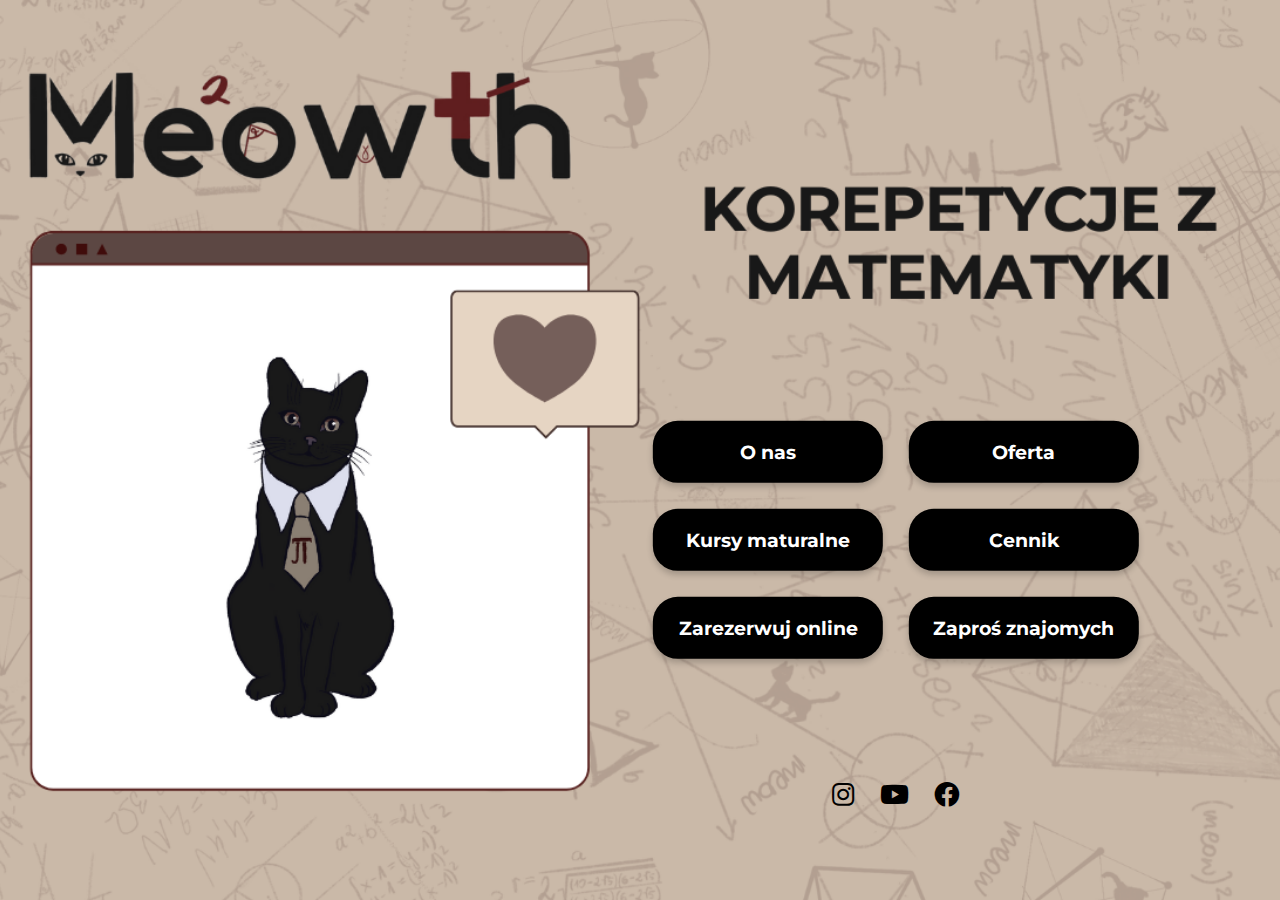
<file: index.html>
<!DOCTYPE html>
<html lang="pl">
<head>
    <meta charset="UTF-8">
    <meta name="viewport" content="width=device-width, initial-scale=1.0">
    <title>Meowth - Korepetycje z Matematyki</title>
    <link href="https://cdnjs.cloudflare.com/ajax/libs/font-awesome/5.15.4/css/all.min.css" rel="stylesheet">
    <link href="https://fonts.googleapis.com/css2?family=Montserrat:wght@400;700&display=swap" rel="stylesheet">
    <style>
        body, html {
            margin: 0;
            padding: 0;
            width: 100%;
            height: 100%;
            overflow: hidden;
            font-family: Arial, sans-serif;
        }
        body {
            background-image: url('strona.png');
            background-size: cover;
            background-position: center;
            background-repeat: no-repeat;
        }
        .buttons-container {
            display: grid;
            grid-template-columns: repeat(2, auto);
            gap: 2vw;
            position: absolute;
            top: 60%;
            left: 70%;
            transform: translate(-50%, -50%);
        }
        .button {
            display: flex;
            justify-content: center;
            align-items: center;
            width: 15vw;
            max-width: 250px;
            min-width: 120px;
            padding: 1.5vw;
            text-align: center;
            text-decoration: none;
            font-size: 1.5vw;
            font-weight: bold;
            font-family: 'Montserrat', sans-serif; /* Dodano czcionkę */
            color: #ffffff;
            background-color: #000000;
            border-radius: 25px;
            box-shadow: 0 4px 6px rgba(0, 0, 0, 0.2);
            transition: background-color 0.3s ease, transform 0.2s ease;
        }
        .button:hover {
            background-color: #4c4c4c;
            transform: translateY(-5px);
        }
        .social-icons {
            position: absolute;
            bottom: 10%;
            left: 70%;
            transform: translateX(-50%);
            display: flex;
            gap: 2vw;
        }
        .social-icons a {
            font-size: 2vw;
            color: #000;
            text-decoration: none;
            transition: color 0.3s ease;
        }
        .social-icons a:hover {
            color: #b00000;
        }
        @media (max-width: 600px) {
            .buttons-container {
                grid-template-columns: 1fr;
                gap: 10px;
                top: 50%;
                left: 50%;
                transform: translate(-50%, -50%);
            }
            .button {
                width: 70%;
                font-size: 4vw;
            }
            .social-icons a {
                font-size: 5vw;
            }
        }
    </style>
    <script>
        function checkScreenSize() {
            const isSmallScreen = window.innerWidth < 768;
            const currentURL = window.location.href;
            
            if (isSmallScreen && !currentURL.includes("new-background-adjusted.html")) {
                window.location.href = "new-background-adjusted.html";
            } else if (!isSmallScreen && currentURL.includes("new-background-adjusted.html")) {
                window.location.href = "index.html";
            }
        }
        window.onload = checkScreenSize;
        window.onresize = checkScreenSize;
    </script>
</head>
<body>
    <div class="buttons-container">
        <a href="o-nas.html" class="button">O nas</a>
        <a href="zajecia.html" class="button">Oferta</a>
        <a href="#kursy-maturalne" class="button">Kursy maturalne</a>
        <a href="cennik.html" class="button">Cennik</a>
        <a href="https://docs.google.com/forms/d/e/1FAIpQLSewjpnqd2M0i8peo2y5NOGjAAPVZNnePzJgZchTsTcU08ldXQ/viewform?usp=sf_link" class="button">Zarezerwuj online</a>
        <a href="#zaproś-znajomych" class="button">Zaproś znajomych</a>
    </div>
    <div class="social-icons">
        <a href="https://www.instagram.com/me8wth?utm_source=ig_web_button_share_sheet&igsh=ZDNlZDc0MzIxNw==" target="_blank" aria-label="Instagram">
            <i class="fab fa-instagram"></i>
        </a>
        <a href="https://www.youtube.com" target="_blank" aria-label="YouTube">
            <i class="fab fa-youtube"></i>
        </a>
        <a href="https://www.facebook.com" target="_blank" aria-label="Facebook">
            <i class="fab fa-facebook"></i>
        </a>
    </div>
</body>
</html>
</file>
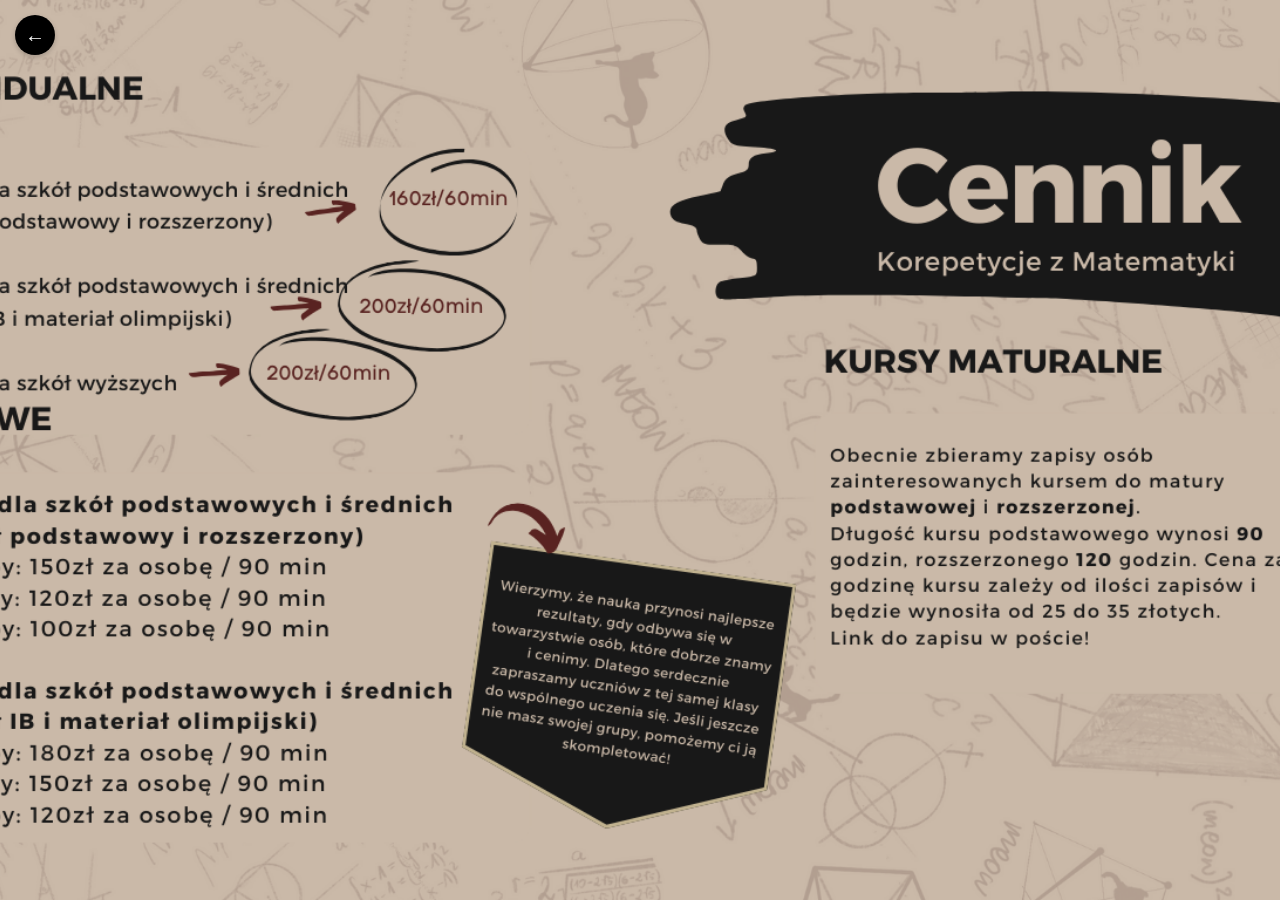
<file: cennik.html>
<!DOCTYPE html>
<html lang="pl">
<head>
    <meta charset="UTF-8">
    <meta name="viewport" content="width=device-width, initial-scale=1.0">
    <title>Cennik - Meowth</title>
    <style>
        body, html {
            margin: 0;
            padding: 0;
            width: 100%;
            height: 100%;
            background-size: cover;
            background-position: center;
            background-repeat: no-repeat;
        }

        /* Styl dla dużych ekranów */
        @media (min-width: 768px) {
            body {
                background-image: url('Cennik.png'); /* Grafika dla dużego ekranu */
            }
        }

        /* Styl dla małych ekranów */
        @media (max-width: 767px) {
            body {
                background-image: url('Cennik-small.png'); /* Grafika dla małego ekranu */
            }
        }

        /* Styl przycisku powrotu */
        .back-button {
            position: fixed;
            top: 15px;
            left: 15px;
            width: 40px;
            height: 40px;
            background-color: #000;
            color: #fff;
            text-decoration: none;
            border-radius: 50%;
            display: flex;
            justify-content: center;
            align-items: center;
            box-shadow: 0 2px 5px rgba(0, 0, 0, 0.2);
            transition: background-color 0.3s ease, transform 0.2s ease;
            font-size: 20px;
        }
        .back-button:hover {
            background-color: #4c4c4c;
            transform: translateY(-3px);
        }
    </style>
</head>
<body>
    <a href="index.html" class="back-button" aria-label="Powrót do strony głównej">
        &#8592;
    </a>
</body>
</html>
</file>
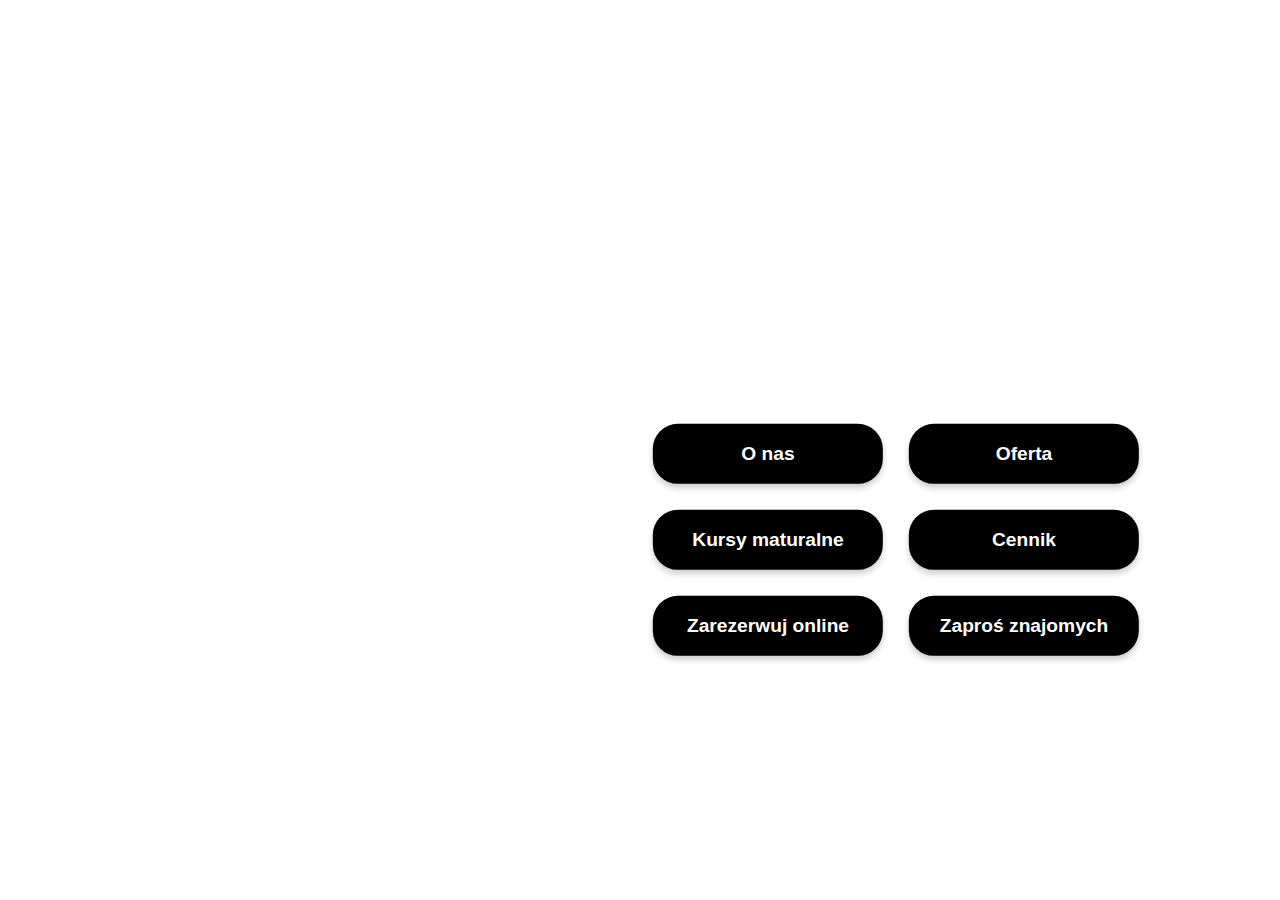
<file: new-background-adjusted.html>
<!DOCTYPE html>
<html lang="pl">
<head>
    <meta charset="UTF-8">
    <meta name="viewport" content="width=device-width, initial-scale=1.0">
    <title>Meowth - Korepetycje z Matematyki</title>
    <link href="https://cdnjs.cloudflare.com/ajax/libs/font-awesome/5.15.4/css/all.min.css" rel="stylesheet">
    <style>
        body, html {
            margin: 0;
            padding: 0;
            width: 100%;
            height: 100%;
            font-family: Arial, sans-serif;
        }
        body {
            background-image: url('new-background.png');
            background-size: cover;
            background-position: center;
            background-repeat: no-repeat;
        }
        .buttons-container {
            display: grid;
            grid-template-columns: repeat(2, auto);
            gap: 15px;
            position: absolute;
            bottom: 10%;
            left: 50%;
            transform: translateX(-50%);
            text-align: center;
        }
        .button {
            display: flex;
            justify-content: center;
            align-items: center;
            width: 35vw;
            max-width: 180px;
            min-width: 90px;
            padding: 8px;
            text-align: center;
            text-decoration: none;
            font-size: 14px;
            font-weight: bold;
            color: #ffffff;
            background-color: #000000;
            border-radius: 25px;
            box-shadow: 0 4px 6px rgba(0, 0, 0, 0.2);
            transition: background-color 0.3s ease, transform 0.2s ease;
        }
        .button:hover {
            background-color: #4c4c4c;
            transform: translateY(-5px);
        }
        .social-icons {
            position: absolute;
            bottom: 3%;
            left: 50%;
            transform: translateX(-50%);
            display: flex;
            gap: 15px;
        }
        .social-icons a {
            font-size: 22px;
            color: #000;
            text-decoration: none;
            transition: color 0.3s ease;
        }
        .social-icons a:hover {
            color: #b00000;
        }
    </style>
    <script>
        function checkScreenSize() {
            const isSmallScreen = window.innerWidth < 768;
            const currentURL = window.location.href;
            
            if (isSmallScreen && !currentURL.includes("new-background-adjusted.html")) {
                window.location.href = "new-background-adjusted.html";
            } else if (!isSmallScreen && currentURL.includes("new-background-adjusted.html")) {
                window.location.href = "index.html";
            }
        }
        window.onload = checkScreenSize;
        window.onresize = checkScreenSize;
    </script>
</head>
<body>
    <div class="buttons-container">
        <a href="o-nas.html" class="button">O nas</a>
        <a href="zajecia.html" class="button">Oferta</a>
        <a href="#kursy-maturalne" class="button">Kursy maturalne</a>
        <a href="cennik.html" class="button">Cennik</a>
        <a href="https://docs.google.com/forms/d/e/1FAIpQLSewjpnqd2M0i8peo2y5NOGjAAPVZNnePzJgZchTsTcU08ldXQ/viewform?usp=sf_link" class="button">Zarezerwuj online</a>
        <a href="#zaproś-znajomych" class="button">Zaproś znajomych</a>
    </div>
    <div class="social-icons">
        <a href="https://www.instagram.com/me8wth?utm_source=ig_web_button_share_sheet&igsh=ZDNlZDc0MzIxNw==" aria-label="Instagram">
            <i class="fab fa-instagram"></i>
        </a>
        <a href="https://www.youtube.com" target="_blank" aria-label="YouTube">
            <i class="fab fa-youtube"></i>
        </a>
        <a href="https://www.facebook.com" target="_blank" aria-label="Facebook">
            <i class="fab fa-facebook"></i>
        </a>
    </div>
</body>
</html>
</file>
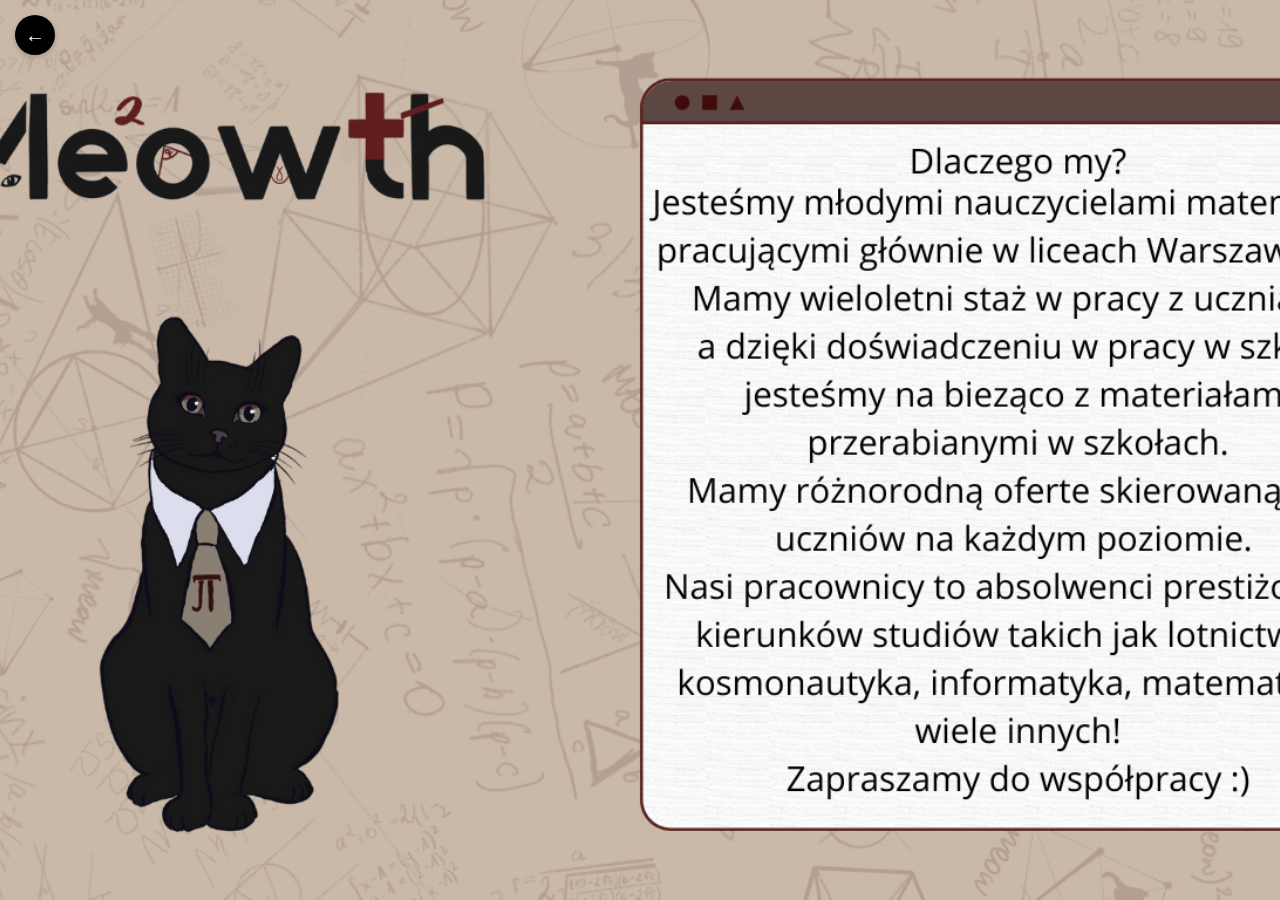
<file: o-nas.html>
<!DOCTYPE html>
<html lang="pl">
<head>
    <meta charset="UTF-8">
    <meta name="viewport" content="width=device-width, initial-scale=1.0">
    <title>O nas - Meowth</title>
    <style>
        body, html {
            margin: 0;
            padding: 0;
            width: 100%;
            height: 100%;
            background-size: cover;
            background-position: center;
            background-repeat: no-repeat;
        }

        /* Styl dla dużych ekranów */
        @media (min-width: 768px) {
            body {
                background-image: url('o nas.png'); /* Grafika dla dużego ekranu */
            }
        }

        /* Styl dla małych ekranów */
        @media (max-width: 767px) {
            body {
                background-image: url('o nas male.png'); /* Grafika dla małego ekranu */
            }
        }

        /* Styl przycisku powrotu */
        .back-button {
            position: fixed;
            top: 15px;
            left: 15px;
            width: 40px;
            height: 40px;
            background-color: #000;
            color: #fff;
            text-decoration: none;
            border-radius: 50%;
            display: flex;
            justify-content: center;
            align-items: center;
            box-shadow: 0 2px 5px rgba(0, 0, 0, 0.2);
            transition: background-color 0.3s ease, transform 0.2s ease;
            font-size: 20px;
        }
        .back-button:hover {
            background-color: #4c4c4c;
            transform: translateY(-3px);
        }
    </style>
</head>
<body>
    <a href="index.html" class="back-button" aria-label="Powrót do strony głównej">
        &#8592;
    </a>
</body>
</html>
</file>
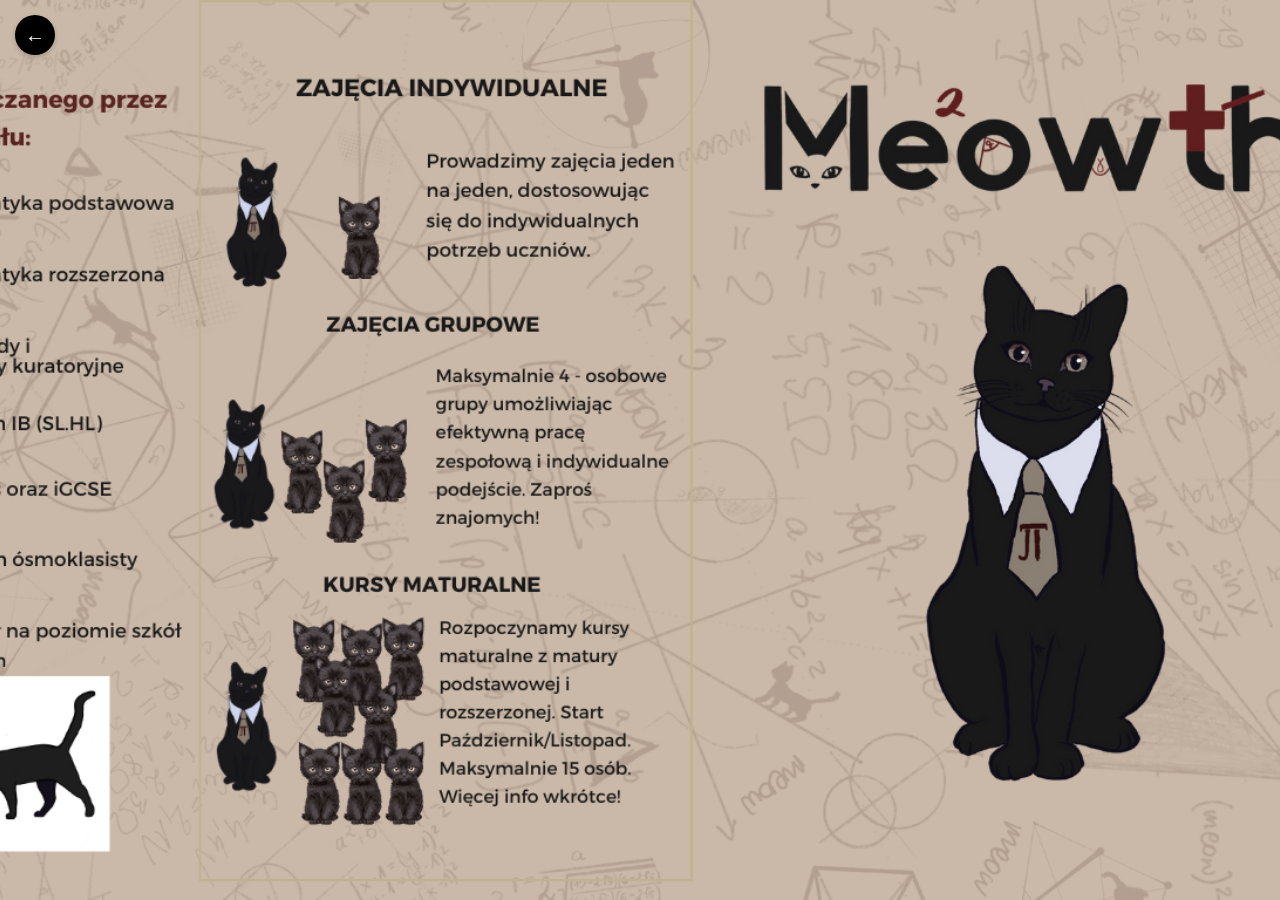
<file: zajecia.html>
<!DOCTYPE html>
<html lang="pl">
<head>
    <meta charset="UTF-8">
    <meta name="viewport" content="width=device-width, initial-scale=1.0">
    <title>Zajęcia - Meowth</title>
    <style>
        body, html {
            margin: 0;
            padding: 0;
            width: 100%;
            height: 100%;
            background-size: cover;
            background-position: center;
            background-repeat: no-repeat;
        }

        /* Styl dla dużych ekranów */
        @media (min-width: 768px) {
            body {
                background-image: url('zajecia.png'); /* Grafika dla dużego ekranu */
            }
        }

        /* Styl dla małych ekranów */
        @media (max-width: 767px) {
            body {
                background-image: url('zajecia-small.png'); /* Grafika dla małego ekranu */
            }
        }

        /* Styl przycisku powrotu */
        .back-button {
            position: fixed;
            top: 15px;
            left: 15px;
            width: 40px;
            height: 40px;
            background-color: #000;
            color: #fff;
            text-decoration: none;
            border-radius: 50%;
            display: flex;
            justify-content: center;
            align-items: center;
            box-shadow: 0 2px 5px rgba(0, 0, 0, 0.2);
            transition: background-color 0.3s ease, transform 0.2s ease;
            font-size: 20px;
        }
        .back-button:hover {
            background-color: #4c4c4c;
            transform: translateY(-3px);
        }
    </style>
</head>
<body>
    <a href="index.html" class="back-button" aria-label="Powrót do strony głównej">
        &#8592;
    </a>
</body>
</html>
</file>
